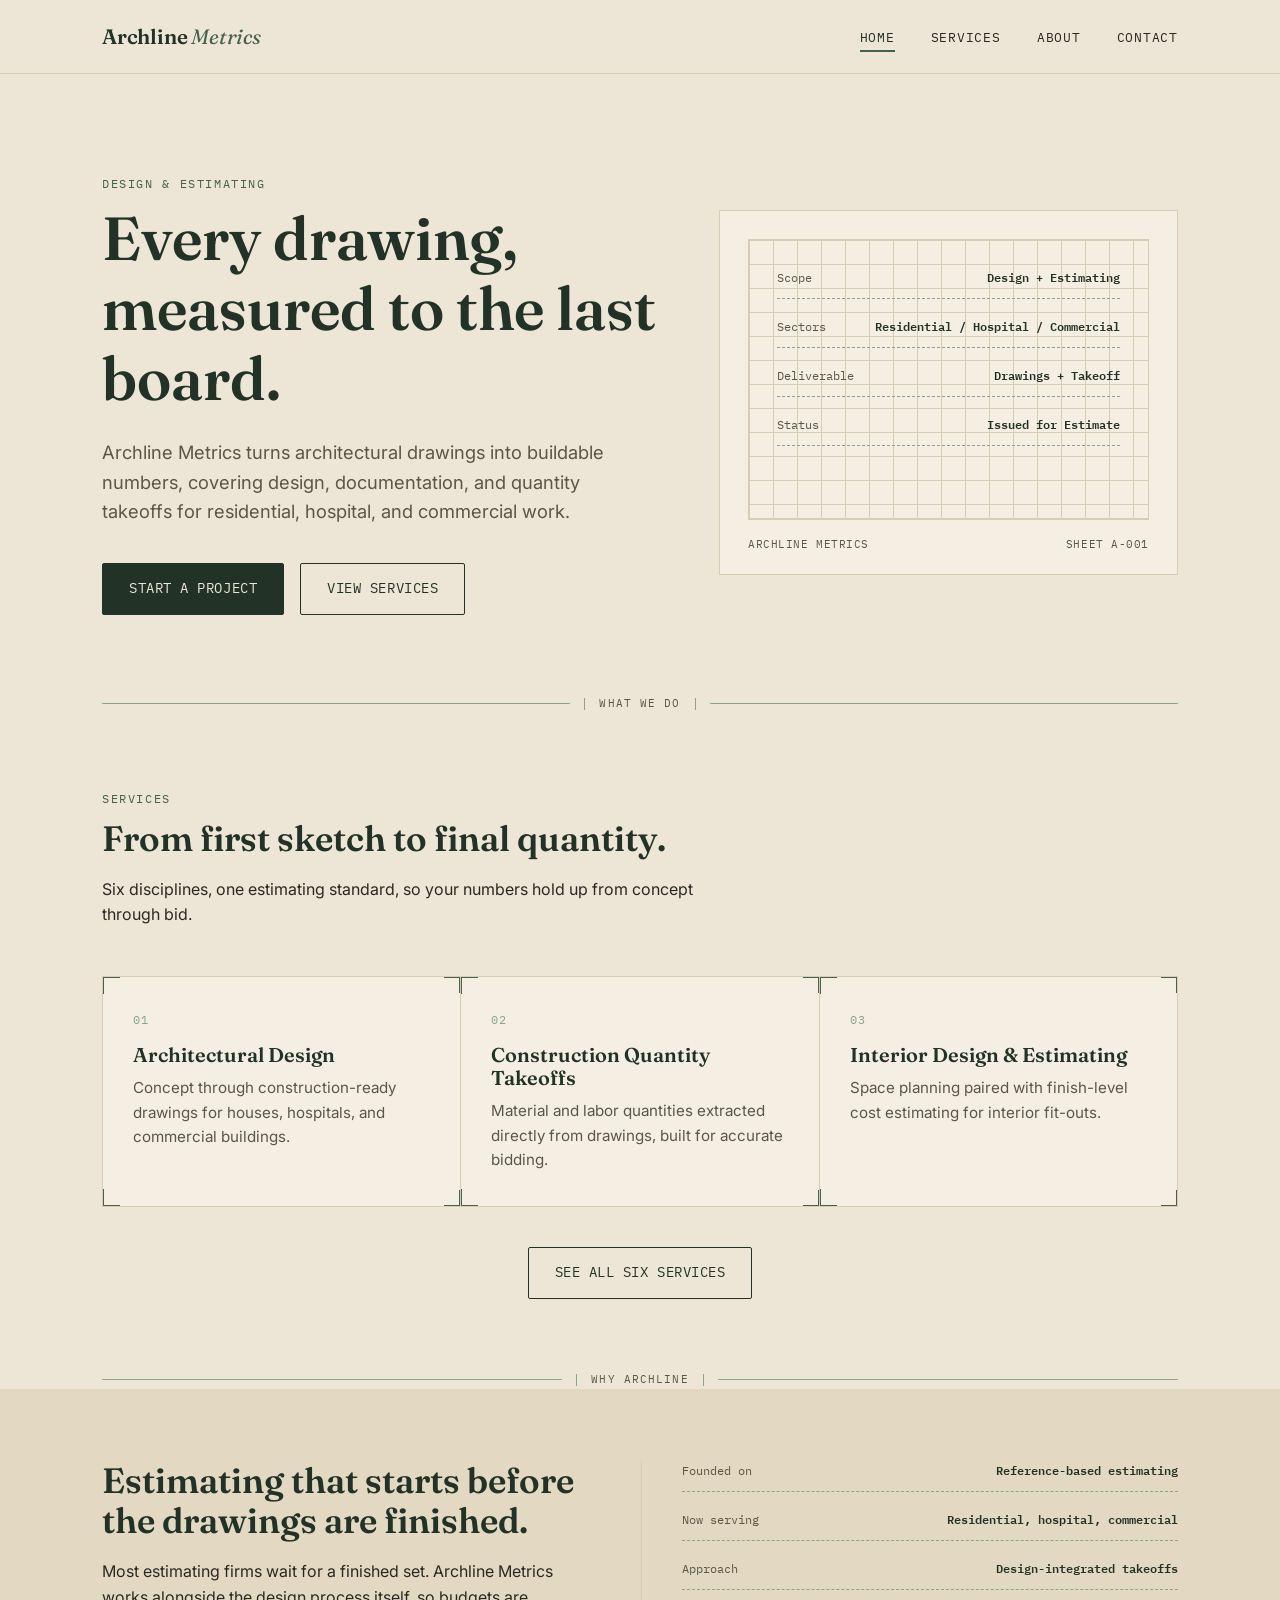
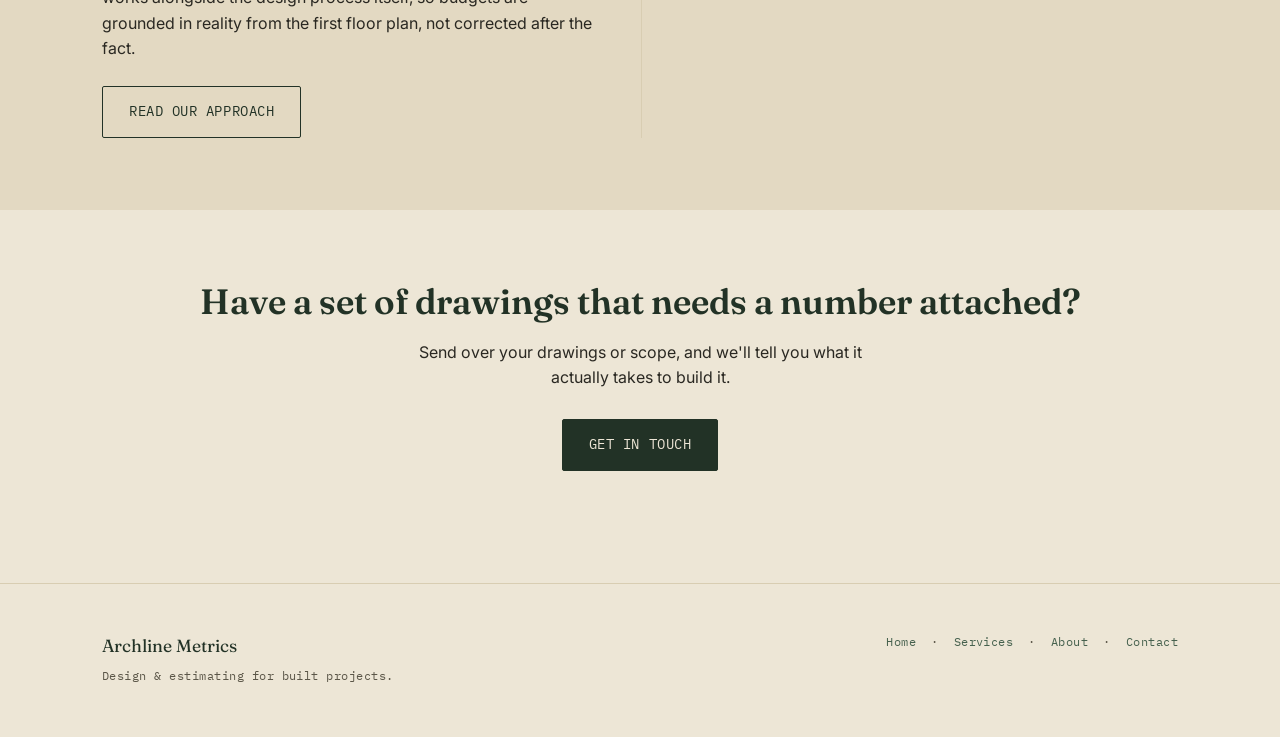
<file: index.html>
<!DOCTYPE html>
<html lang="en">
<head>
<meta charset="UTF-8">
<meta name="viewport" content="width=device-width, initial-scale=1.0">
<title>Archline Metrics | Design & Estimating for Built Projects</title>
<meta name="description" content="Archline Metrics provides architectural design, construction documentation, preconstruction services, interior design, and construction quantity takeoffs for residential, hospital, and commercial projects.">
<link rel="preconnect" href="https://fonts.googleapis.com">
<link href="https://fonts.googleapis.com/css2?family=Fraunces:ital,wght@0,300;0,600;1,400&family=Inter:wght@400;500;600&family=IBM+Plex+Mono:wght@400;500&display=swap" rel="stylesheet">
<link rel="stylesheet" href="styles.css">
</head>
<body>

<header class="site-header">
  <div class="nav-row">
    <a href="index.html" class="brand">Archline <span>Metrics</span></a>
    <button class="nav-toggle" aria-label="Toggle navigation" aria-expanded="false">Menu</button>
    <ul class="nav-links">
      <li><a href="index.html" class="active">Home</a></li>
      <li><a href="services.html">Services</a></li>
      <li><a href="about.html">About</a></li>
      <li><a href="contact.html">Contact</a></li>
    </ul>
  </div>
</header>

<main>
  <section class="hero">
    <div class="container hero-grid">
      <div>
        <span class="eyebrow">Design &amp; Estimating</span>
        <h1>Every drawing, measured to the last board.</h1>
        <p class="lede">Archline Metrics turns architectural drawings into buildable numbers, covering design, documentation, and quantity takeoffs for residential, hospital, and commercial work.</p>
        <div class="hero-actions">
          <a href="contact.html" class="btn btn-primary">Start a project</a>
          <a href="services.html" class="btn btn-ghost">View services</a>
        </div>
      </div>

      <div class="sheet">
        <div class="sheet-grid">
          <div class="sheet-annotations">
            <div class="sheet-row"><span>Scope</span><span>Design + Estimating</span></div>
            <div class="sheet-row"><span>Sectors</span><span>Residential / Hospital / Commercial</span></div>
            <div class="sheet-row"><span>Deliverable</span><span>Drawings + Takeoff</span></div>
            <div class="sheet-row"><span>Status</span><span>Issued for Estimate</span></div>
          </div>
        </div>
        <div class="sheet-titleblock">
          <span>Archline Metrics</span>
          <span>Sheet A-001</span>
        </div>
      </div>
    </div>
  </section>

  <div class="dim-divider" role="presentation">
    <span class="dim-tick-l"></span>
    <span class="dim-label">What we do</span>
    <span class="dim-tick-r"></span>
  </div>

  <section>
    <div class="container">
      <div class="section-head">
        <span class="eyebrow">Services</span>
        <h2>From first sketch to final quantity.</h2>
        <p>Six disciplines, one estimating standard, so your numbers hold up from concept through bid.</p>
      </div>

      <div class="grid-3">
        <div class="bracket-card">
          <span class="bc-tr"></span><span class="bc-br"></span>
          <span class="card-index">01</span>
          <h3>Architectural Design</h3>
          <p>Concept through construction-ready drawings for houses, hospitals, and commercial buildings.</p>
        </div>
        <div class="bracket-card">
          <span class="bc-tr"></span><span class="bc-br"></span>
          <span class="card-index">02</span>
          <h3>Construction Quantity Takeoffs</h3>
          <p>Material and labor quantities extracted directly from drawings, built for accurate bidding.</p>
        </div>
        <div class="bracket-card">
          <span class="bc-tr"></span><span class="bc-br"></span>
          <span class="card-index">03</span>
          <h3>Interior Design &amp; Estimating</h3>
          <p>Space planning paired with finish-level cost estimating for interior fit-outs.</p>
        </div>
      </div>

      <div style="margin-top: 40px; text-align: center;">
        <a href="services.html" class="btn btn-ghost">See all six services</a>
      </div>
    </div>
  </section>

  <div class="dim-divider" role="presentation">
    <span class="dim-tick-l"></span>
    <span class="dim-label">Why Archline</span>
    <span class="dim-tick-r"></span>
  </div>

  <section class="panel">
    <div class="container">
      <div class="grid-2" style="background: transparent; border: none;">
        <div style="padding-right: 40px;">
          <h2>Estimating that starts before the drawings are finished.</h2>
          <p>Most estimating firms wait for a finished set. Archline Metrics works alongside the design process itself, so budgets are grounded in reality from the first floor plan, not corrected after the fact.</p>
          <a href="about.html" class="btn btn-ghost" style="margin-top: 8px;">Read our approach</a>
        </div>
        <div style="padding-left: 40px; border-left: 1px solid var(--cream-line);">
          <div class="sheet-annotations">
            <div class="sheet-row"><span>Founded on</span><span>Reference-based estimating</span></div>
            <div class="sheet-row"><span>Now serving</span><span>Residential, hospital, commercial</span></div>
            <div class="sheet-row"><span>Approach</span><span>Design-integrated takeoffs</span></div>
          </div>
        </div>
      </div>
    </div>
  </section>

  <section>
    <div class="container" style="text-align:center;">
      <h2>Have a set of drawings that needs a number attached?</h2>
      <p style="max-width: 50ch; margin: 0 auto 28px;">Send over your drawings or scope, and we'll tell you what it actually takes to build it.</p>
      <a href="contact.html" class="btn btn-primary">Get in touch</a>
    </div>
  </section>
</main>

<footer class="site-footer">
  <div class="container footer-row">
    <div>
      <div class="footer-brand">Archline Metrics</div>
      <p class="footer-meta" style="margin-top:6px;">Design &amp; estimating for built projects.</p>
    </div>
    <div class="footer-meta">
      <a href="index.html">Home</a> &nbsp;·&nbsp;
      <a href="services.html">Services</a> &nbsp;·&nbsp;
      <a href="about.html">About</a> &nbsp;·&nbsp;
      <a href="contact.html">Contact</a>
    </div>
  </div>
</footer>

<script src="nav.js"></script>
</body>
</html>
</file>
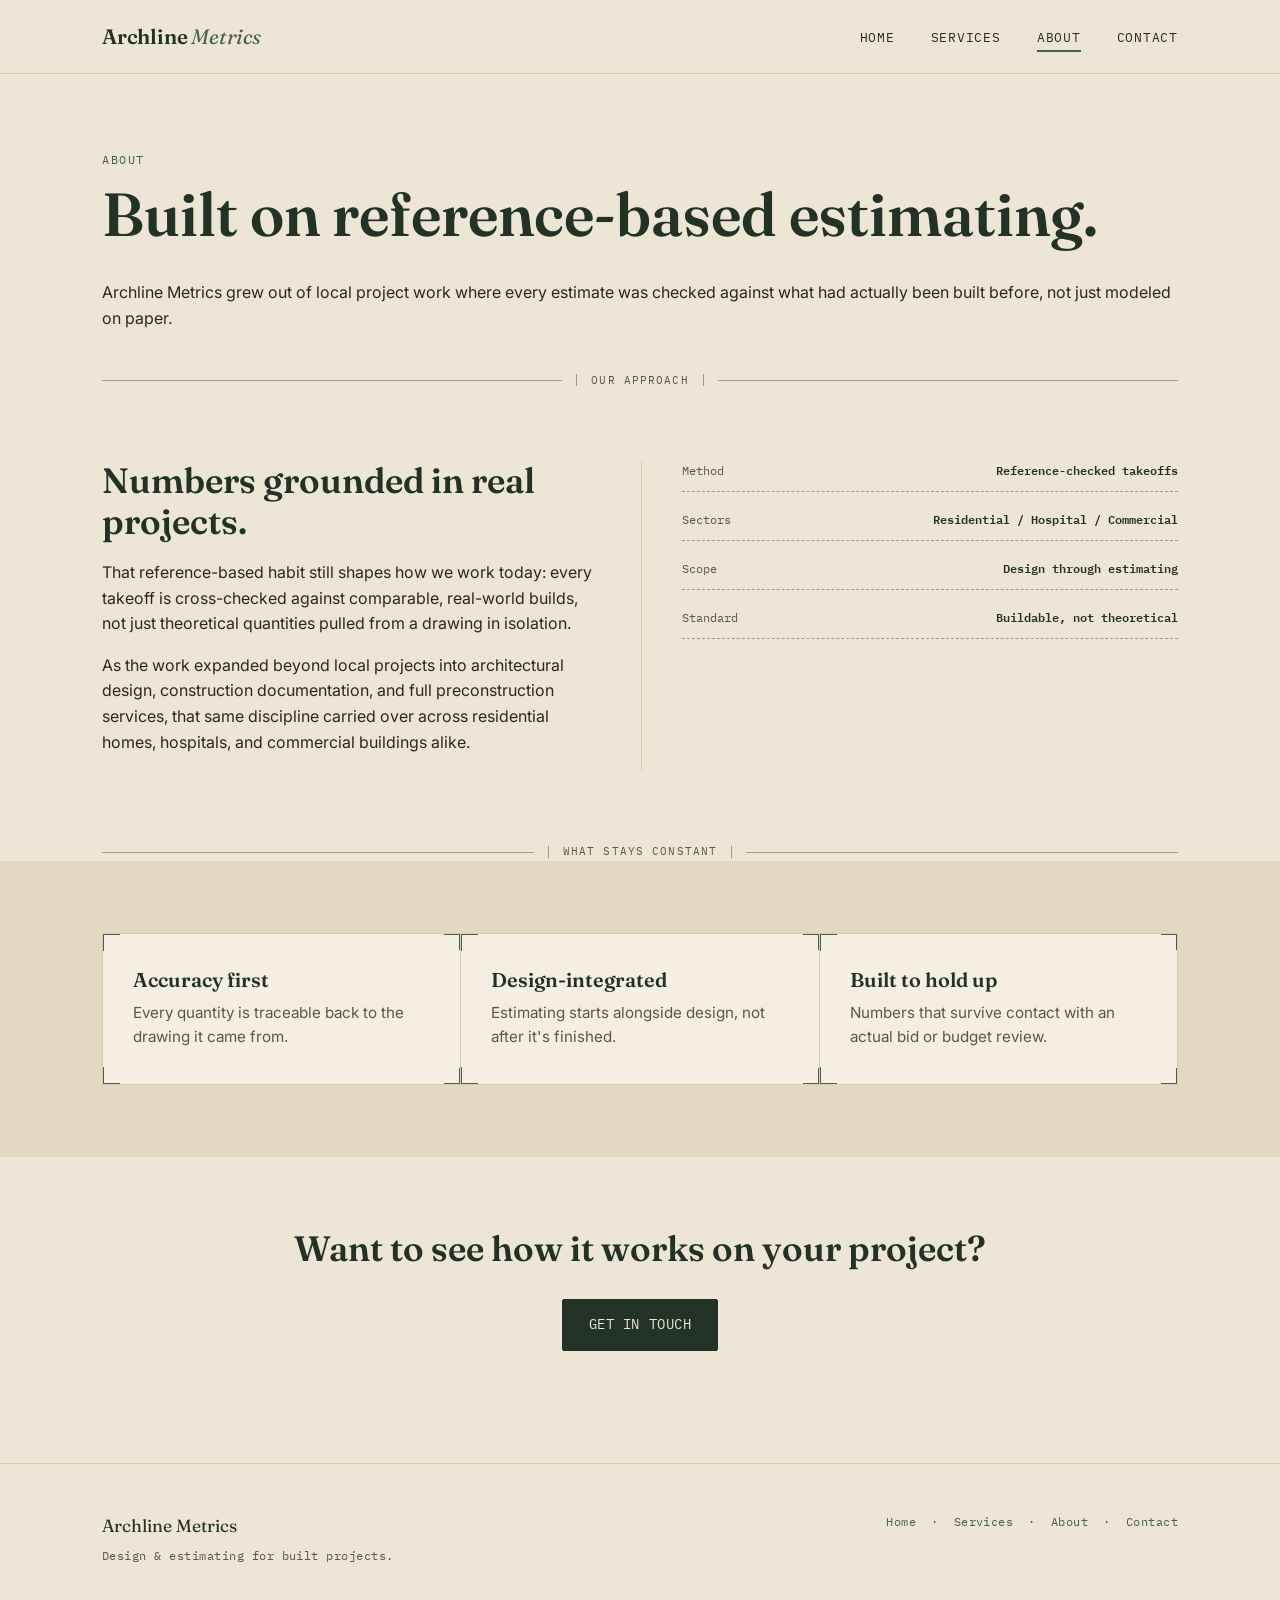
<file: about.html>
<!DOCTYPE html>
<html lang="en">
<head>
<meta charset="UTF-8">
<meta name="viewport" content="width=device-width, initial-scale=1.0">
<title>About | Archline Metrics</title>
<meta name="description" content="Archline Metrics grew out of reference-based estimating work into a full design and estimating practice for residential, hospital, and commercial projects.">
<link rel="preconnect" href="https://fonts.googleapis.com">
<link href="https://fonts.googleapis.com/css2?family=Fraunces:ital,wght@0,300;0,600;1,400&family=Inter:wght@400;500;600&family=IBM+Plex+Mono:wght@400;500&display=swap" rel="stylesheet">
<link rel="stylesheet" href="styles.css">
</head>
<body>

<header class="site-header">
  <div class="nav-row">
    <a href="index.html" class="brand">Archline <span>Metrics</span></a>
    <button class="nav-toggle" aria-label="Toggle navigation" aria-expanded="false">Menu</button>
    <ul class="nav-links">
      <li><a href="index.html">Home</a></li>
      <li><a href="services.html">Services</a></li>
      <li><a href="about.html" class="active">About</a></li>
      <li><a href="contact.html">Contact</a></li>
    </ul>
  </div>
</header>

<main>
  <section style="padding-bottom: 24px;">
    <div class="container">
      <span class="eyebrow">About</span>
      <h1>Built on reference-based estimating.</h1>
      <p class="lede">Archline Metrics grew out of local project work where every estimate was checked against what had actually been built before, not just modeled on paper.</p>
    </div>
  </section>

  <div class="dim-divider" role="presentation">
    <span class="dim-tick-l"></span>
    <span class="dim-label">Our approach</span>
    <span class="dim-tick-r"></span>
  </div>

  <section>
    <div class="container">
      <div class="grid-2" style="background:transparent; border:none;">
        <div style="padding-right: 40px;">
          <h2>Numbers grounded in real projects.</h2>
          <p>That reference-based habit still shapes how we work today: every takeoff is cross-checked against comparable, real-world builds, not just theoretical quantities pulled from a drawing in isolation.</p>
          <p>As the work expanded beyond local projects into architectural design, construction documentation, and full preconstruction services, that same discipline carried over across residential homes, hospitals, and commercial buildings alike.</p>
        </div>
        <div style="padding-left: 40px; border-left: 1px solid var(--cream-line);">
          <div class="sheet-annotations">
            <div class="sheet-row"><span>Method</span><span>Reference-checked takeoffs</span></div>
            <div class="sheet-row"><span>Sectors</span><span>Residential / Hospital / Commercial</span></div>
            <div class="sheet-row"><span>Scope</span><span>Design through estimating</span></div>
            <div class="sheet-row"><span>Standard</span><span>Buildable, not theoretical</span></div>
          </div>
        </div>
      </div>
    </div>
  </section>

  <div class="dim-divider" role="presentation">
    <span class="dim-tick-l"></span>
    <span class="dim-label">What stays constant</span>
    <span class="dim-tick-r"></span>
  </div>

  <section class="panel">
    <div class="container">
      <div class="grid-3">
        <div class="bracket-card">
          <span class="bc-tr"></span><span class="bc-br"></span>
          <h3>Accuracy first</h3>
          <p>Every quantity is traceable back to the drawing it came from.</p>
        </div>
        <div class="bracket-card">
          <span class="bc-tr"></span><span class="bc-br"></span>
          <h3>Design-integrated</h3>
          <p>Estimating starts alongside design, not after it's finished.</p>
        </div>
        <div class="bracket-card">
          <span class="bc-tr"></span><span class="bc-br"></span>
          <h3>Built to hold up</h3>
          <p>Numbers that survive contact with an actual bid or budget review.</p>
        </div>
      </div>
    </div>
  </section>

  <section style="text-align:center;">
    <div class="container">
      <h2>Want to see how it works on your project?</h2>
      <a href="contact.html" class="btn btn-primary" style="margin-top: 12px;">Get in touch</a>
    </div>
  </section>
</main>

<footer class="site-footer">
  <div class="container footer-row">
    <div>
      <div class="footer-brand">Archline Metrics</div>
      <p class="footer-meta" style="margin-top:6px;">Design &amp; estimating for built projects.</p>
    </div>
    <div class="footer-meta">
      <a href="index.html">Home</a> &nbsp;·&nbsp;
      <a href="services.html">Services</a> &nbsp;·&nbsp;
      <a href="about.html">About</a> &nbsp;·&nbsp;
      <a href="contact.html">Contact</a>
    </div>
  </div>
</footer>

<script src="nav.js"></script>
</body>
</html>
</file>
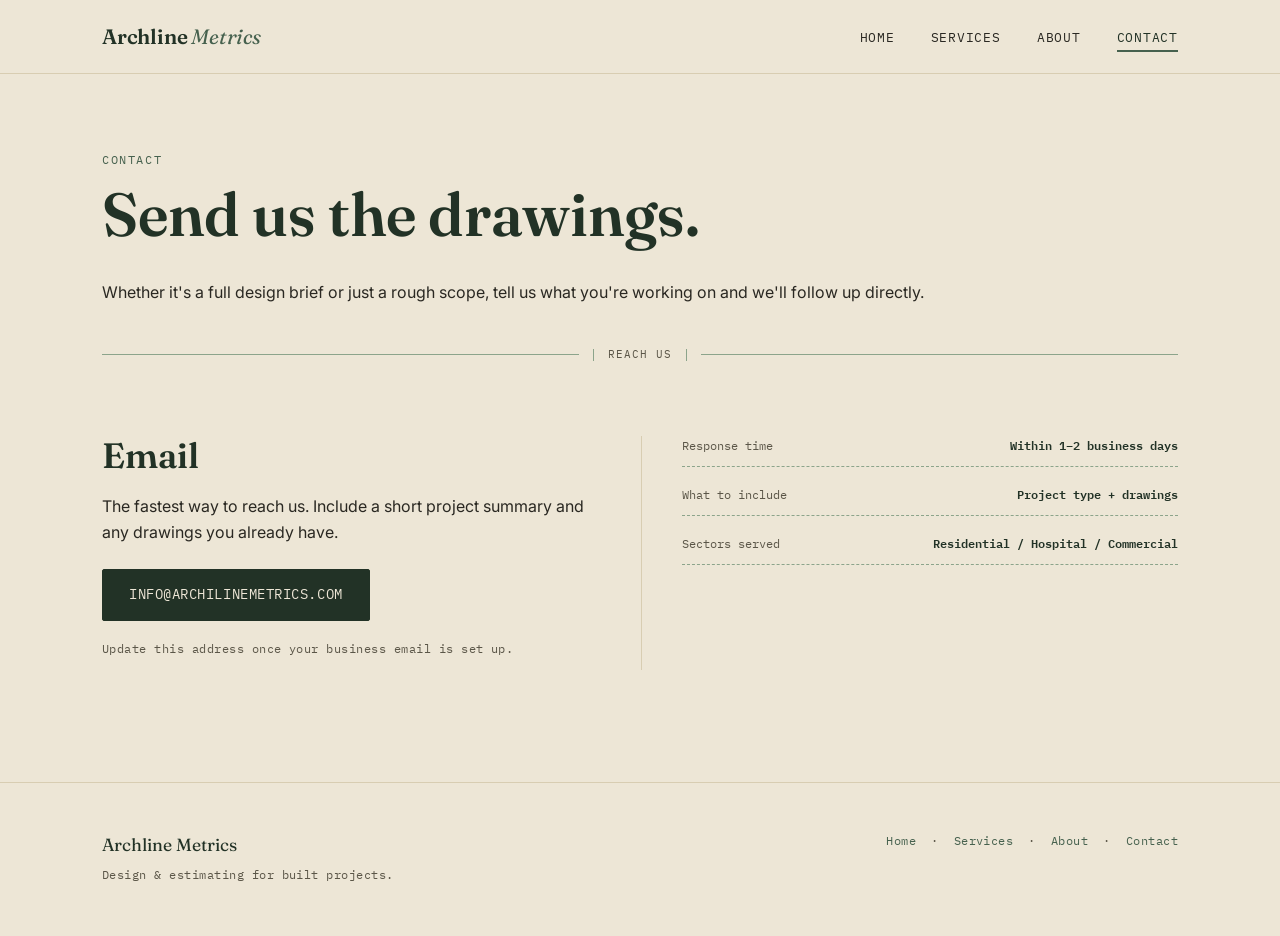
<file: contact.html>
<!DOCTYPE html>
<html lang="en">
<head>
<meta charset="UTF-8">
<meta name="viewport" content="width=device-width, initial-scale=1.0">
<title>Contact | Archline Metrics</title>
<meta name="description" content="Get in touch with Archline Metrics for architectural design, construction documentation, and construction quantity takeoffs.">
<link rel="preconnect" href="https://fonts.googleapis.com">
<link href="https://fonts.googleapis.com/css2?family=Fraunces:ital,wght@0,300;0,600;1,400&family=Inter:wght@400;500;600&family=IBM+Plex+Mono:wght@400;500&display=swap" rel="stylesheet">
<link rel="stylesheet" href="styles.css">
</head>
<body>

<header class="site-header">
  <div class="nav-row">
    <a href="index.html" class="brand">Archline <span>Metrics</span></a>
    <button class="nav-toggle" aria-label="Toggle navigation" aria-expanded="false">Menu</button>
    <ul class="nav-links">
      <li><a href="index.html">Home</a></li>
      <li><a href="services.html">Services</a></li>
      <li><a href="about.html">About</a></li>
      <li><a href="contact.html" class="active">Contact</a></li>
    </ul>
  </div>
</header>

<main>
  <section style="padding-bottom: 24px;">
    <div class="container">
      <span class="eyebrow">Contact</span>
      <h1>Send us the drawings.</h1>
      <p class="lede">Whether it's a full design brief or just a rough scope, tell us what you're working on and we'll follow up directly.</p>
    </div>
  </section>

  <div class="dim-divider" role="presentation">
    <span class="dim-tick-l"></span>
    <span class="dim-label">Reach us</span>
    <span class="dim-tick-r"></span>
  </div>

  <section>
    <div class="container">
      <div class="grid-2" style="background:transparent; border:none;">
        <div style="padding-right: 40px;">
          <h2>Email</h2>
          <p>The fastest way to reach us. Include a short project summary and any drawings you already have.</p>
          <p style="margin-top: 24px;">
            <a href="mailto:info@archilinemetrics.com" class="btn btn-primary">info@archilinemetrics.com</a>
          </p>
          <p class="footer-meta" style="margin-top: 18px;">Update this address once your business email is set up.</p>
        </div>
        <div style="padding-left: 40px; border-left: 1px solid var(--cream-line);">
          <div class="sheet-annotations">
            <div class="sheet-row"><span>Response time</span><span>Within 1–2 business days</span></div>
            <div class="sheet-row"><span>What to include</span><span>Project type + drawings</span></div>
            <div class="sheet-row"><span>Sectors served</span><span>Residential / Hospital / Commercial</span></div>
          </div>
        </div>
      </div>
    </div>
  </section>
</main>

<footer class="site-footer">
  <div class="container footer-row">
    <div>
      <div class="footer-brand">Archline Metrics</div>
      <p class="footer-meta" style="margin-top:6px;">Design &amp; estimating for built projects.</p>
    </div>
    <div class="footer-meta">
      <a href="index.html">Home</a> &nbsp;·&nbsp;
      <a href="services.html">Services</a> &nbsp;·&nbsp;
      <a href="about.html">About</a> &nbsp;·&nbsp;
      <a href="contact.html">Contact</a>
    </div>
  </div>
</footer>

<script src="nav.js"></script>
</body>
</html>
</file>
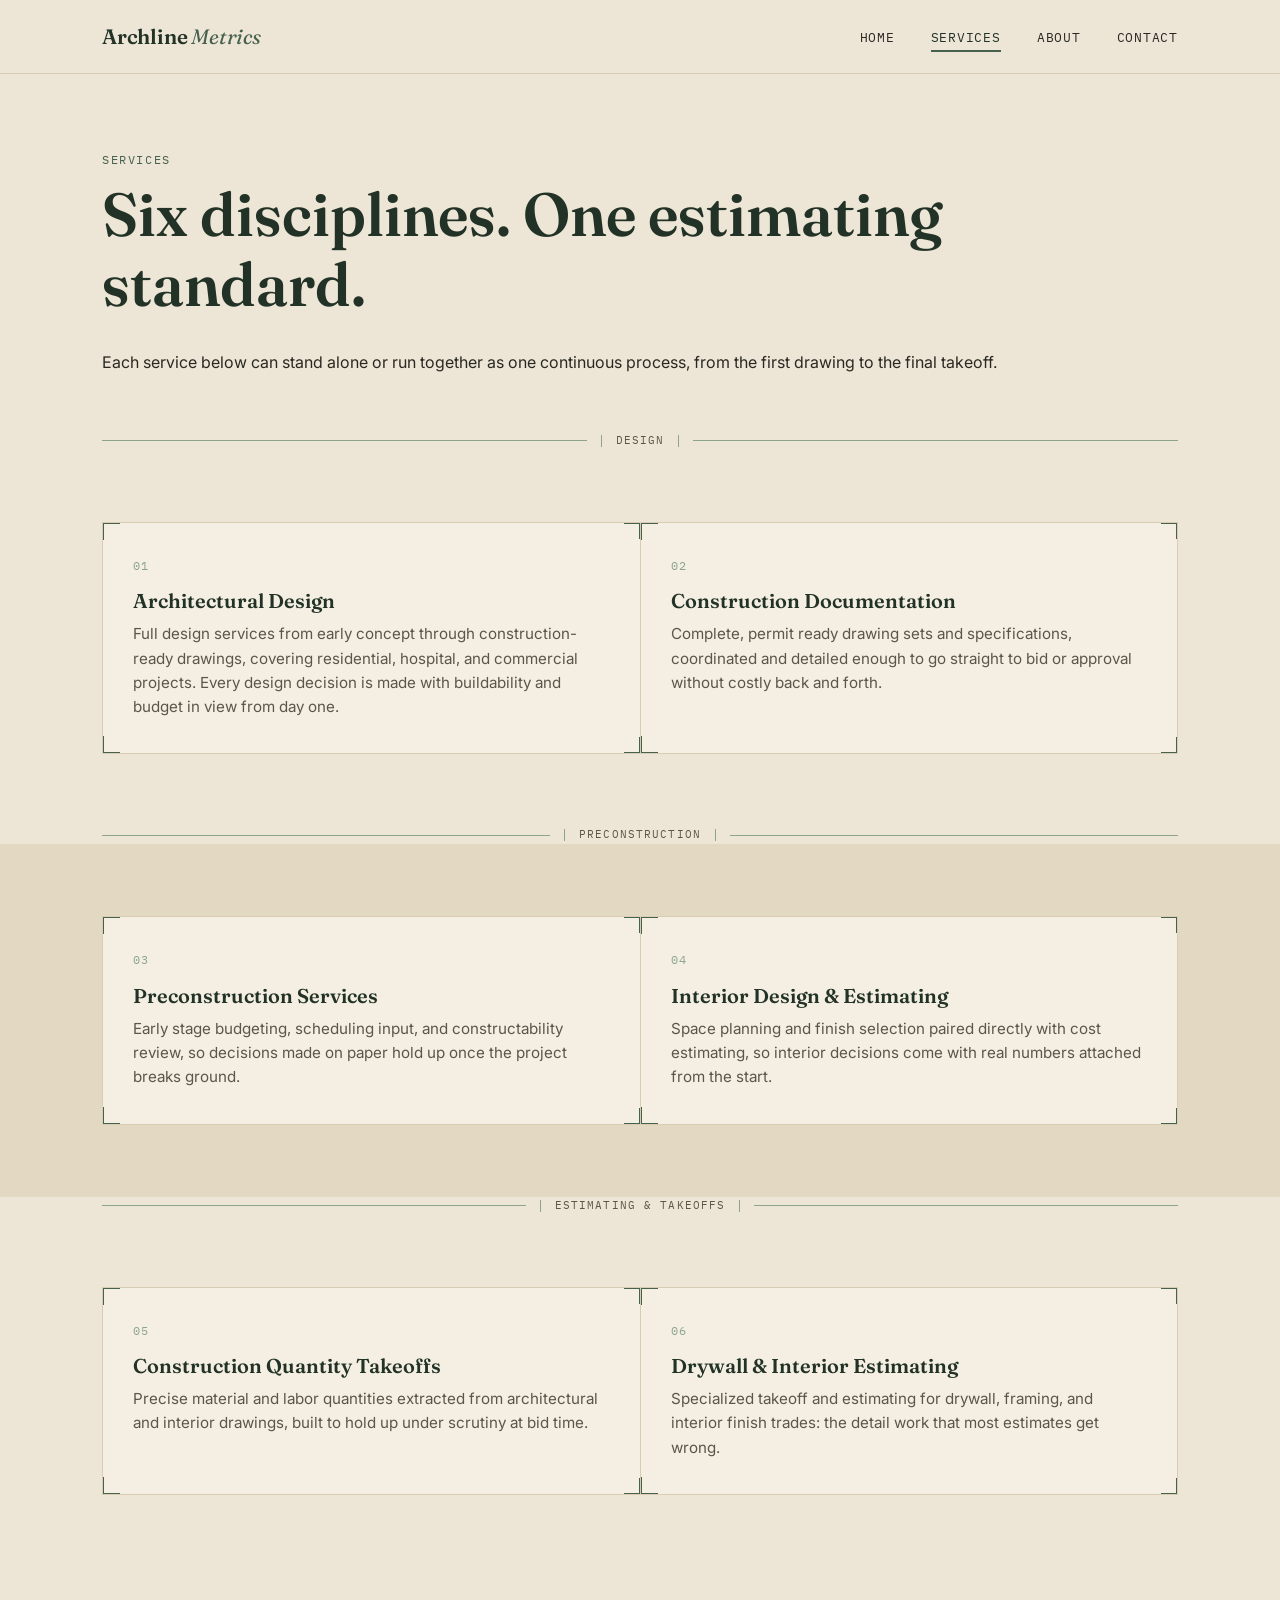
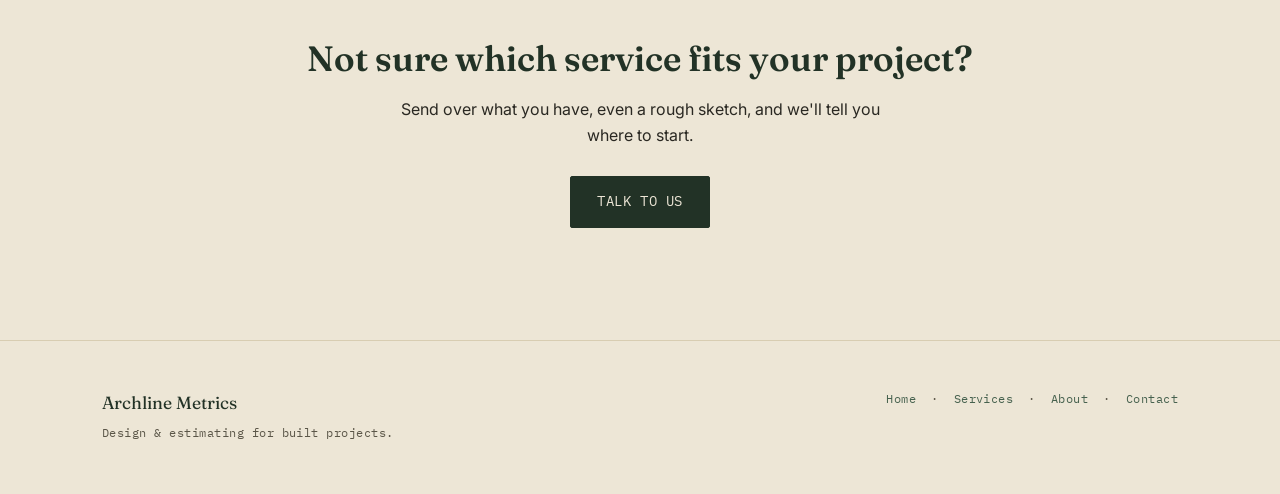
<file: services.html>
<!DOCTYPE html>
<html lang="en">
<head>
<meta charset="UTF-8">
<meta name="viewport" content="width=device-width, initial-scale=1.0">
<title>Services | Archline Metrics</title>
<meta name="description" content="Architectural design, construction documentation, preconstruction services, interior design and estimating, construction quantity takeoffs, and drywall and interior estimating.">
<link rel="preconnect" href="https://fonts.googleapis.com">
<link href="https://fonts.googleapis.com/css2?family=Fraunces:ital,wght@0,300;0,600;1,400&family=Inter:wght@400;500;600&family=IBM+Plex+Mono:wght@400;500&display=swap" rel="stylesheet">
<link rel="stylesheet" href="styles.css">
</head>
<body>

<header class="site-header">
  <div class="nav-row">
    <a href="index.html" class="brand">Archline <span>Metrics</span></a>
    <button class="nav-toggle" aria-label="Toggle navigation" aria-expanded="false">Menu</button>
    <ul class="nav-links">
      <li><a href="index.html">Home</a></li>
      <li><a href="services.html" class="active">Services</a></li>
      <li><a href="about.html">About</a></li>
      <li><a href="contact.html">Contact</a></li>
    </ul>
  </div>
</header>

<main>
  <section style="padding-bottom: 40px;">
    <div class="container">
      <span class="eyebrow">Services</span>
      <h1>Six disciplines. One estimating standard.</h1>
      <p class="lede">Each service below can stand alone or run together as one continuous process, from the first drawing to the final takeoff.</p>
    </div>
  </section>

  <div class="dim-divider" role="presentation">
    <span class="dim-tick-l"></span>
    <span class="dim-label">Design</span>
    <span class="dim-tick-r"></span>
  </div>

  <section>
    <div class="container">
      <div class="grid-2">
        <div class="bracket-card">
          <span class="bc-tr"></span><span class="bc-br"></span>
          <span class="card-index">01</span>
          <h3>Architectural Design</h3>
          <p>Full design services from early concept through construction-ready drawings, covering residential, hospital, and commercial projects. Every design decision is made with buildability and budget in view from day one.</p>
        </div>
        <div class="bracket-card">
          <span class="bc-tr"></span><span class="bc-br"></span>
          <span class="card-index">02</span>
          <h3>Construction Documentation</h3>
          <p>Complete, permit ready drawing sets and specifications, coordinated and detailed enough to go straight to bid or approval without costly back and forth.</p>
        </div>
      </div>
    </div>
  </section>

  <div class="dim-divider" role="presentation">
    <span class="dim-tick-l"></span>
    <span class="dim-label">Preconstruction</span>
    <span class="dim-tick-r"></span>
  </div>

  <section class="panel">
    <div class="container">
      <div class="grid-2">
        <div class="bracket-card">
          <span class="bc-tr"></span><span class="bc-br"></span>
          <span class="card-index">03</span>
          <h3>Preconstruction Services</h3>
          <p>Early stage budgeting, scheduling input, and constructability review, so decisions made on paper hold up once the project breaks ground.</p>
        </div>
        <div class="bracket-card">
          <span class="bc-tr"></span><span class="bc-br"></span>
          <span class="card-index">04</span>
          <h3>Interior Design &amp; Estimating</h3>
          <p>Space planning and finish selection paired directly with cost estimating, so interior decisions come with real numbers attached from the start.</p>
        </div>
      </div>
    </div>
  </section>

  <div class="dim-divider" role="presentation">
    <span class="dim-tick-l"></span>
    <span class="dim-label">Estimating &amp; takeoffs</span>
    <span class="dim-tick-r"></span>
  </div>

  <section>
    <div class="container">
      <div class="grid-2">
        <div class="bracket-card">
          <span class="bc-tr"></span><span class="bc-br"></span>
          <span class="card-index">05</span>
          <h3>Construction Quantity Takeoffs</h3>
          <p>Precise material and labor quantities extracted from architectural and interior drawings, built to hold up under scrutiny at bid time.</p>
        </div>
        <div class="bracket-card">
          <span class="bc-tr"></span><span class="bc-br"></span>
          <span class="card-index">06</span>
          <h3>Drywall &amp; Interior Estimating</h3>
          <p>Specialized takeoff and estimating for drywall, framing, and interior finish trades: the detail work that most estimates get wrong.</p>
        </div>
      </div>
    </div>
  </section>

  <section style="text-align:center;">
    <div class="container">
      <h2>Not sure which service fits your project?</h2>
      <p style="max-width: 50ch; margin: 0 auto 28px;">Send over what you have, even a rough sketch, and we'll tell you where to start.</p>
      <a href="contact.html" class="btn btn-primary">Talk to us</a>
    </div>
  </section>
</main>

<footer class="site-footer">
  <div class="container footer-row">
    <div>
      <div class="footer-brand">Archline Metrics</div>
      <p class="footer-meta" style="margin-top:6px;">Design &amp; estimating for built projects.</p>
    </div>
    <div class="footer-meta">
      <a href="index.html">Home</a> &nbsp;·&nbsp;
      <a href="services.html">Services</a> &nbsp;·&nbsp;
      <a href="about.html">About</a> &nbsp;·&nbsp;
      <a href="contact.html">Contact</a>
    </div>
  </div>
</footer>

<script src="nav.js"></script>
</body>
</html>
</file>
<file: styles.css>
/* ============================================================
   Archline Metrics: design tokens
   Palette: warm beige ground + deep forest/sage greens + warm ink
   Type: Fraunces (display) / Inter (body) / IBM Plex Mono (measurements)
   Signature: architectural dimension-line dividers + drafting-sheet
   corner brackets on cards, echoing takeoff/drawing annotations.
   ============================================================ */

:root {
  --bg: #EDE6D6;           /* warm beige ground */
  --bg-panel: #E3D9C2;     /* slightly deeper beige for panels */
  --bg-card: #F4EFE2;      /* lightest card surface */
  --green-deep: #223226;   /* near-black forest green, headings */
  --green-mid: #46614E;    /* mid sage green, accents/links */
  --green-line: #8CA48B;   /* pale sage, hairlines & ticks */
  --ink: #2A2822;          /* warm near-black body text */
  --ink-soft: #5B5648;     /* muted secondary text */
  --cream-line: #D8CDB2;   /* faint dividers on beige */

  --font-display: 'Fraunces', Georgia, serif;
  --font-body: 'Inter', -apple-system, BlinkMacSystemFont, sans-serif;
  --font-mono: 'IBM Plex Mono', 'Courier New', monospace;

  --max-width: 1140px;
}

* { box-sizing: border-box; }
html { scroll-behavior: smooth; }

body {
  margin: 0;
  background: var(--bg);
  color: var(--ink);
  font-family: var(--font-body);
  font-size: 16px;
  line-height: 1.6;
  -webkit-font-smoothing: antialiased;
}

img { max-width: 100%; display: block; }

a {
  color: var(--green-mid);
  text-decoration: none;
}
a:hover { color: var(--green-deep); }

a:focus-visible,
button:focus-visible {
  outline: 2px solid var(--green-mid);
  outline-offset: 3px;
}

h1, h2, h3 {
  font-family: var(--font-display);
  color: var(--green-deep);
  margin: 0 0 0.5em 0;
  font-weight: 600;
  line-height: 1.15;
}

h1 { font-size: clamp(2.4rem, 5vw, 3.8rem); }
h2 { font-size: clamp(1.6rem, 3vw, 2.2rem); }
h3 { font-size: 1.25rem; }

p { margin: 0 0 1em 0; color: var(--ink); }

.eyebrow {
  font-family: var(--font-mono);
  font-size: 0.72rem;
  letter-spacing: 0.14em;
  text-transform: uppercase;
  color: var(--green-mid);
  display: inline-block;
  margin-bottom: 0.9em;
}

.container {
  max-width: var(--max-width);
  margin: 0 auto;
  padding: 0 32px;
}

/* ---------------- Header / Nav ---------------- */

.site-header {
  border-bottom: 1px solid var(--cream-line);
  background: var(--bg);
  position: sticky;
  top: 0;
  z-index: 50;
}

.nav-row {
  display: flex;
  align-items: center;
  justify-content: space-between;
  padding: 20px 32px;
  max-width: var(--max-width);
  margin: 0 auto;
}

.brand {
  font-family: var(--font-display);
  font-weight: 600;
  font-size: 1.3rem;
  color: var(--green-deep);
  letter-spacing: -0.01em;
}
.brand span {
  color: var(--green-mid);
  font-style: italic;
  font-weight: 400;
}

.nav-links {
  display: flex;
  gap: 36px;
  list-style: none;
  margin: 0;
  padding: 0;
}

.nav-links a {
  font-family: var(--font-mono);
  font-size: 0.8rem;
  letter-spacing: 0.06em;
  text-transform: uppercase;
  color: var(--ink);
  position: relative;
  padding-bottom: 4px;
}
.nav-links a.active,
.nav-links a:hover {
  color: var(--green-deep);
}
.nav-links a.active::after {
  content: "";
  position: absolute;
  left: 0; right: 0; bottom: -2px;
  height: 2px;
  background: var(--green-mid);
}

.nav-toggle {
  display: none;
  background: none;
  border: 1px solid var(--green-deep);
  border-radius: 4px;
  padding: 8px 10px;
  font-family: var(--font-mono);
  cursor: pointer;
}

/* ---------------- Dimension-line divider (signature) ---------------- */
/* Mirrors an architectural dimension annotation: tick, line, tick,
   with an optional centered label, used between page sections. */

.dim-divider {
  display: flex;
  align-items: center;
  gap: 14px;
  margin: 0 auto;
  width: 100%;
  max-width: var(--max-width);
  padding: 0 32px;
}

.dim-divider::before,
.dim-divider::after {
  content: "";
  flex: 1;
  height: 1px;
  background: var(--green-line);
  position: relative;
}

.dim-divider .dim-tick-l,
.dim-divider .dim-tick-r {
  width: 1px;
  height: 12px;
  background: var(--green-line);
}

.dim-label {
  font-family: var(--font-mono);
  font-size: 0.7rem;
  letter-spacing: 0.1em;
  text-transform: uppercase;
  color: var(--ink-soft);
  white-space: nowrap;
}

/* ---------------- Buttons ---------------- */

.btn {
  display: inline-flex;
  align-items: center;
  gap: 10px;
  font-family: var(--font-mono);
  font-size: 0.85rem;
  letter-spacing: 0.04em;
  text-transform: uppercase;
  padding: 14px 26px;
  border-radius: 2px;
  border: 1px solid var(--green-deep);
  transition: background 0.15s ease, color 0.15s ease;
}

.btn-primary {
  background: var(--green-deep);
  color: var(--bg);
}
.btn-primary:hover {
  background: var(--green-mid);
  color: var(--bg);
}

.btn-ghost {
  background: transparent;
  color: var(--green-deep);
}
.btn-ghost:hover {
  background: var(--green-deep);
  color: var(--bg);
}

/* ---------------- Hero ---------------- */

.hero {
  padding: 96px 0 80px;
  position: relative;
}

.hero-grid {
  display: grid;
  grid-template-columns: 1.1fr 0.9fr;
  gap: 56px;
  align-items: center;
}

.hero h1 { margin-bottom: 0.4em; }
.hero .lede {
  font-size: 1.15rem;
  color: var(--ink-soft);
  max-width: 46ch;
  margin-bottom: 2em;
}

.hero-actions { display: flex; gap: 16px; flex-wrap: wrap; }

/* Drafting panel: a stylized "sheet" with a title block, standing
   in for a hero image without using any imagery/iconography. */

.sheet {
  background: var(--bg-card);
  border: 1px solid var(--cream-line);
  padding: 28px 28px 0;
  position: relative;
}

.sheet-grid {
  background-image:
    linear-gradient(var(--cream-line) 1px, transparent 1px),
    linear-gradient(90deg, var(--cream-line) 1px, transparent 1px);
  background-size: 24px 24px;
  border: 1px solid var(--cream-line);
  padding: 28px;
  min-height: 280px;
  position: relative;
}

.sheet-annotations {
  display: flex;
  flex-direction: column;
  gap: 18px;
}

.sheet-row {
  display: flex;
  justify-content: space-between;
  font-family: var(--font-mono);
  font-size: 0.78rem;
  color: var(--ink-soft);
  border-bottom: 1px dashed var(--green-line);
  padding-bottom: 10px;
}
.sheet-row span:last-child { color: var(--green-deep); font-weight: 600; }

.sheet-titleblock {
  margin-top: 0;
  border-top: 1px solid var(--cream-line);
  padding: 16px 0 20px;
  display: flex;
  justify-content: space-between;
  font-family: var(--font-mono);
  font-size: 0.7rem;
  color: var(--ink-soft);
  letter-spacing: 0.05em;
  text-transform: uppercase;
}

/* ---------------- Corner-bracket card (signature) ---------------- */
/* Evokes crop/registration marks on a drafting sheet or title block */

.bracket-card {
  position: relative;
  background: var(--bg-card);
  padding: 34px 30px;
  height: 100%;
}

.bracket-card::before,
.bracket-card::after,
.bracket-card .bc-tr,
.bracket-card .bc-br {
  content: "";
  position: absolute;
  width: 16px;
  height: 16px;
  border: 1.5px solid var(--green-mid);
}
.bracket-card::before { top: 0; left: 0; border-right: none; border-bottom: none; }
.bracket-card::after { bottom: 0; left: 0; border-right: none; border-top: none; }
.bracket-card .bc-tr { top: 0; right: 0; border-left: none; border-bottom: none; }
.bracket-card .bc-br { bottom: 0; right: 0; border-left: none; border-top: none; }

.bracket-card .card-index {
  font-family: var(--font-mono);
  font-size: 0.72rem;
  color: var(--green-line);
  letter-spacing: 0.1em;
  margin-bottom: 14px;
  display: block;
}

.bracket-card h3 { margin-bottom: 0.5em; }
.bracket-card p { color: var(--ink-soft); font-size: 0.95rem; margin-bottom: 0; }

/* ---------------- Section layout ---------------- */

section { padding: 72px 0; }
.section-head { max-width: 60ch; margin-bottom: 48px; }

.grid-3 {
  display: grid;
  grid-template-columns: repeat(3, 1fr);
  gap: 1px;
  background: var(--cream-line);
  border: 1px solid var(--cream-line);
}

.grid-2 {
  display: grid;
  grid-template-columns: repeat(2, 1fr);
  gap: 1px;
  background: var(--cream-line);
  border: 1px solid var(--cream-line);
}

.panel {
  background: var(--bg-panel);
}

/* ---------------- Footer ---------------- */

.site-footer {
  border-top: 1px solid var(--cream-line);
  padding: 48px 0 40px;
  margin-top: 40px;
}

.footer-row {
  display: flex;
  justify-content: space-between;
  align-items: flex-start;
  flex-wrap: wrap;
  gap: 24px;
}

.footer-brand {
  font-family: var(--font-display);
  color: var(--green-deep);
  font-size: 1.1rem;
}

.footer-meta {
  font-family: var(--font-mono);
  font-size: 0.75rem;
  color: var(--ink-soft);
  letter-spacing: 0.04em;
}

/* ---------------- Responsive ---------------- */

@media (max-width: 860px) {
  .hero-grid { grid-template-columns: 1fr; }
  .grid-3, .grid-2 { grid-template-columns: 1fr; }
  .nav-links {
    position: absolute;
    top: 100%; left: 0; right: 0;
    background: var(--bg);
    border-bottom: 1px solid var(--cream-line);
    flex-direction: column;
    gap: 0;
    padding: 8px 0;
    display: none;
  }
  .nav-links.open { display: flex; }
  .nav-links li { border-top: 1px solid var(--cream-line); }
  .nav-links a { display: block; padding: 14px 32px; }
  .nav-toggle { display: block; }
}

@media (prefers-reduced-motion: reduce) {
  html { scroll-behavior: auto; }
  * { transition: none !important; }
}
</file>
